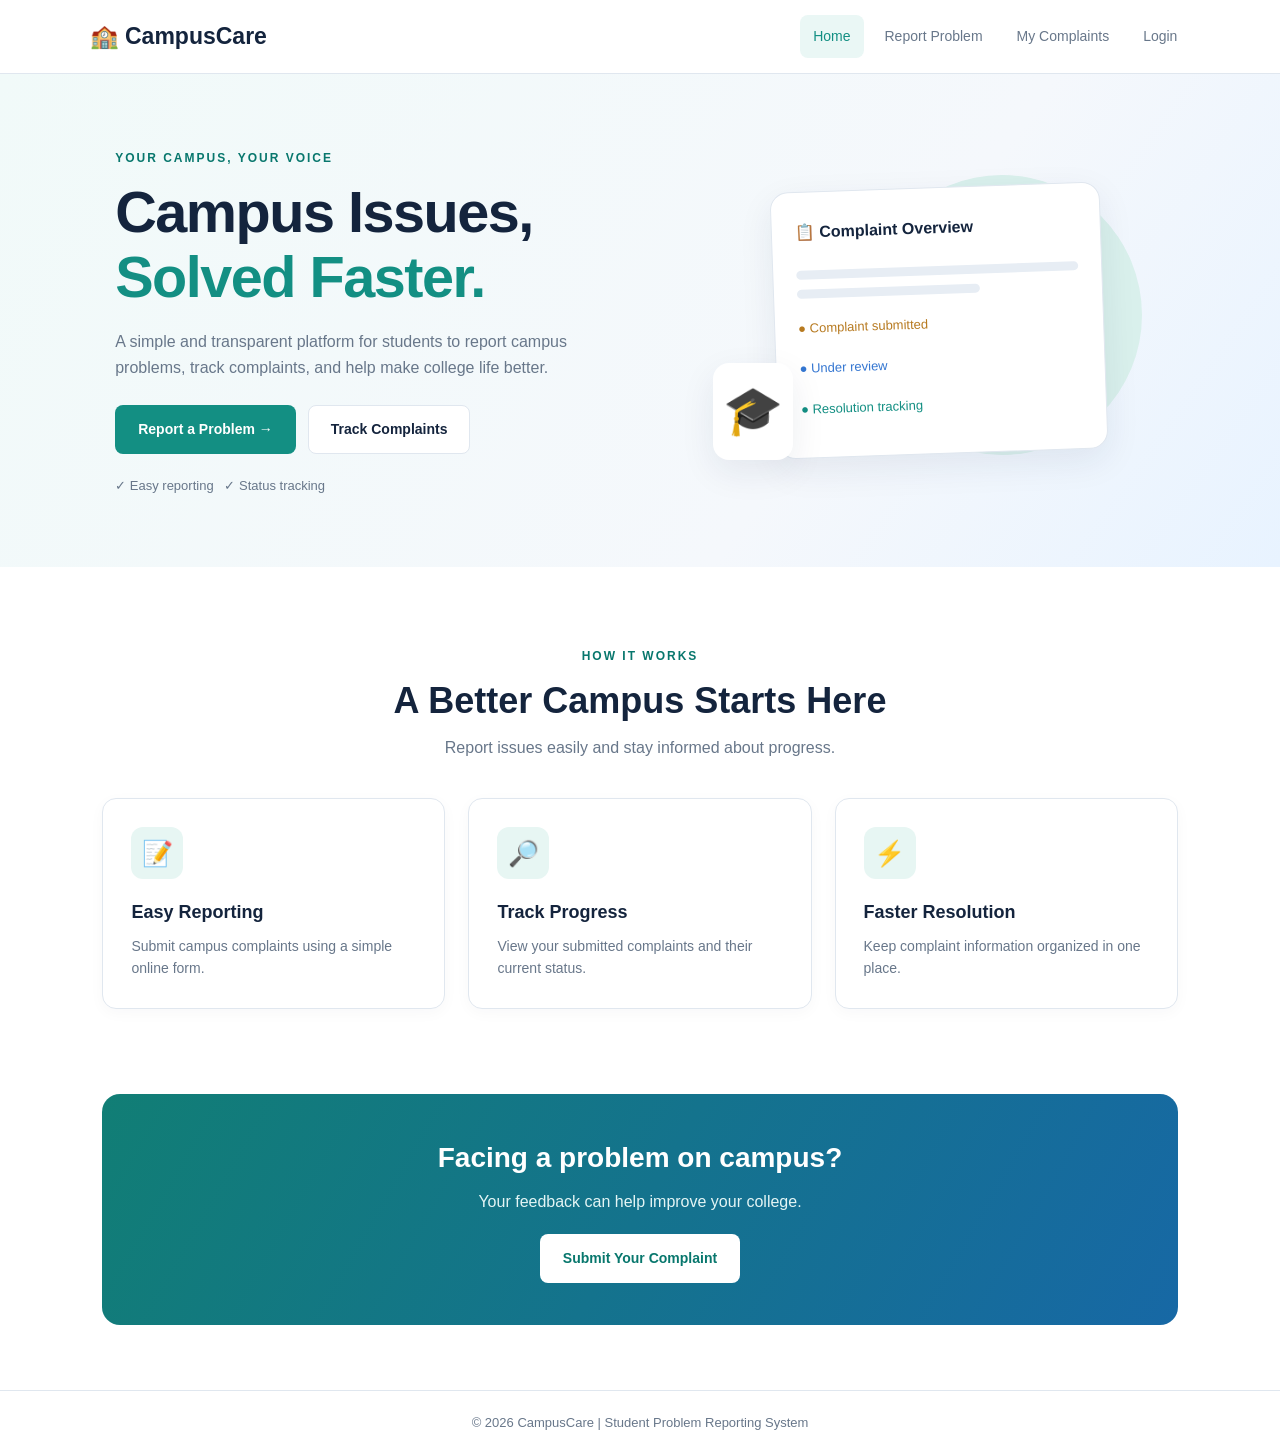
<file: index.html>
<!DOCTYPE html>
<html lang="en">
<head>
  <meta charset="UTF-8">
  <meta name="viewport" content="width=device-width, initial-scale=1.0">
  <title>Student Problem Reporting System</title>
  <link rel="stylesheet" href="style.css">
</head>
<body>

<header class="navbar">
  <a class="logo" href="index.html">🏫 CampusCare</a>
  <button class="menu-toggle" id="menuToggle" aria-label="Toggle navigation">☰</button>
  <nav class="nav-links" id="navLinks">
    <a class="active" href="index.html">Home</a>
    <a href="report.html">Report Problem</a>
    <a href="complaints.html">My Complaints</a>
    
    <a href="login.html">Login</a>
  </nav>
</header>

<main>
  <section class="hero">
    <div class="hero-content">
      <span class="eyebrow">YOUR CAMPUS, YOUR VOICE</span>
      <h1>Campus Issues,<br><span>Solved Faster.</span></h1>
      <p>
        A simple and transparent platform for students to report
        campus problems, track complaints, and help make college life better.
      </p>
      <div class="hero-buttons">
        <a class="btn btn-primary" href="report.html">Report a Problem →</a>
        <a class="btn btn-outline" href="complaints.html">Track Complaints</a>
      </div>
      <div class="hero-note">✓ Easy reporting &nbsp; ✓ Status tracking</div>
    </div>

    <div class="hero-art">
      <div class="art-icon">🎓</div>
      <div class="art-card">
        <div class="art-top">📋 Complaint Overview</div>
        <div class="art-line"></div>
        <div class="art-line short"></div>
        <div class="art-status">● Complaint submitted</div>
        <div class="art-status blue">● Under review</div>
        <div class="art-status green">● Resolution tracking</div>
      </div>
      <div class="art-circle"></div>
    </div>
  </section>

  <section class="features section">
    <div class="section-heading">
      <span class="eyebrow">HOW IT WORKS</span>
      <h2>A Better Campus Starts Here</h2>
      <p>Report issues easily and stay informed about progress.</p>
    </div>

    <div class="feature-grid">
      <article class="feature-card">
        <div class="feature-icon">📝</div>
        <h3>Easy Reporting</h3>
        <p>Submit campus complaints using a simple online form.</p>
      </article>
      <article class="feature-card">
        <div class="feature-icon">🔎</div>
        <h3>Track Progress</h3>
        <p>View your submitted complaints and their current status.</p>
      </article>
      <article class="feature-card">
        <div class="feature-icon">⚡</div>
        <h3>Faster Resolution</h3>
        <p>Keep complaint information organized in one place.</p>
      </article>
    </div>
  </section>

  <section class="cta">
    <h2>Facing a problem on campus?</h2>
    <p>Your feedback can help improve your college.</p>
    <a class="btn btn-light" href="report.html">Submit Your Complaint</a>
  </section>
</main>

<footer class="footer">
  © 2026 CampusCare | Student Problem Reporting System
</footer>

<script src="script.js"></script>
</body>
</html>
</file>
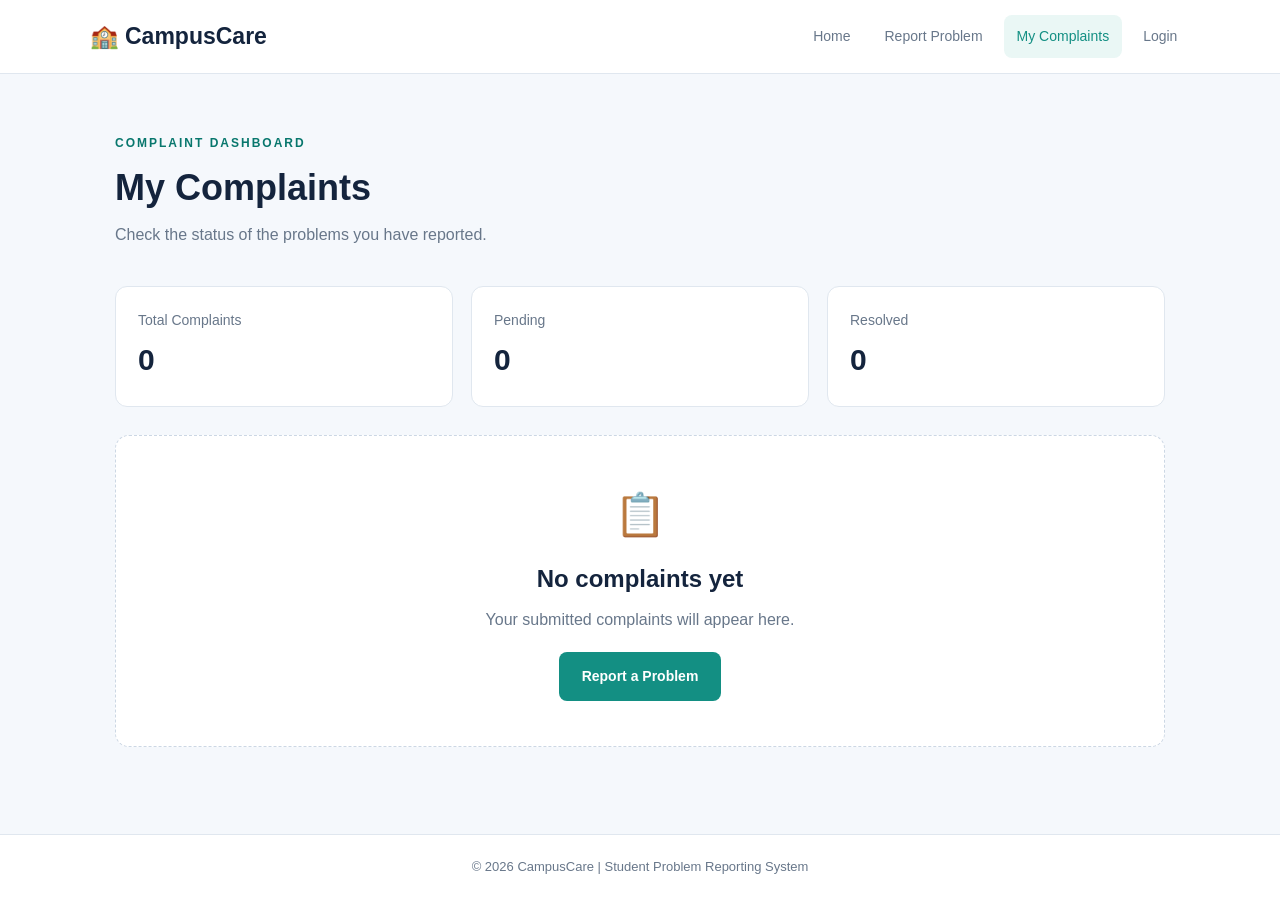
<file: complaints.html>
<!DOCTYPE html>
<html lang="en">
<head>
  <meta charset="UTF-8">
  <meta name="viewport" content="width=device-width, initial-scale=1.0">
  <title>My Complaints | CampusCare</title>
  <link rel="stylesheet" href="style.css">
</head>
<body>

<header class="navbar">
  <a class="logo" href="index.html">🏫 CampusCare</a>
  <button class="menu-toggle" id="menuToggle" aria-label="Toggle navigation">☰</button>
  <nav class="nav-links" id="navLinks">
    <a href="index.html">Home</a>
    <a href="report.html">Report Problem</a>
    <a class="active" href="complaints.html">My Complaints</a>
    <a href="login.html">Login</a>
  </nav>
</header>

<main class="page-section">
  <div class="content-wrap">
    <div class="section-heading left-heading">
      <span class="eyebrow">COMPLAINT DASHBOARD</span>
      <h1>My Complaints</h1>
      <p>Check the status of the problems you have reported.</p>
    </div>

    <div class="stats-grid">
      <div class="stat-card">
        <span>Total Complaints</span>
        <strong id="totalCount">0</strong>
      </div>
      <div class="stat-card">
        <span>Pending</span>
        <strong id="pendingCount">0</strong>
      </div>
      <div class="stat-card">
        <span>Resolved</span>
        <strong id="resolvedCount">0</strong>
      </div>
    </div>

    <div id="complaintsList" class="complaints-list"></div>

    <div id="emptyState" class="empty-state">
      <div class="empty-icon">📋</div>
      <h2>No complaints yet</h2>
      <p>Your submitted complaints will appear here.</p>
      <a class="btn btn-primary" href="report.html">Report a Problem</a>
    </div>
  </div>
</main>

<footer class="footer">
  © 2026 CampusCare | Student Problem Reporting System
</footer>

<script src="script.js"></script>
</body>
</html>
</file>
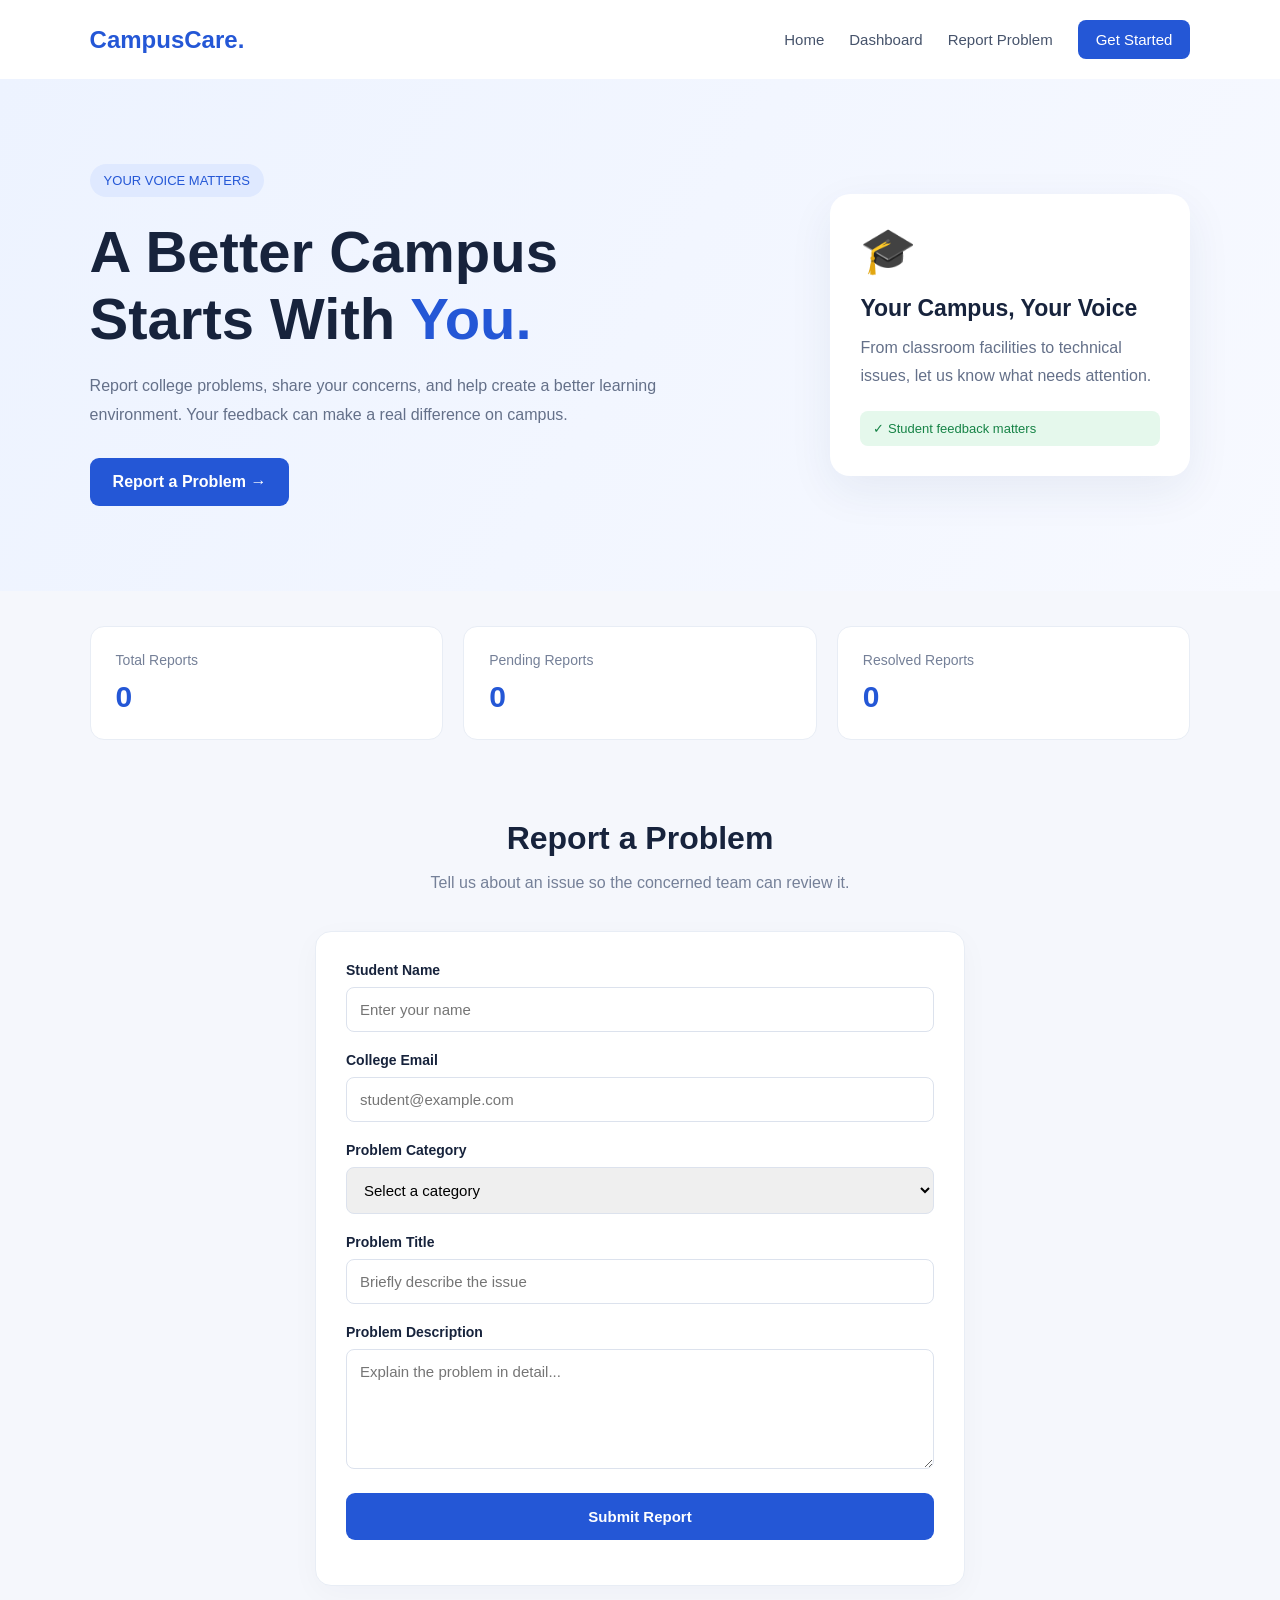
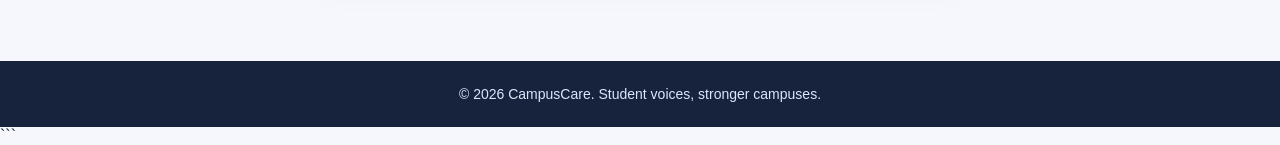
<file: index1.html>
<!DOCTYPE html>
<html lang="en">
<head>
    <meta charset="UTF-8">
    <meta name="viewport" content="width=device-width, initial-scale=1.0">
    <title>CampusCare | Student Problem Reporting</title>

    <style>
        * {
            margin: 0;
            padding: 0;
            box-sizing: border-box;
            font-family: Arial, sans-serif;
        }

        html {
            scroll-behavior: smooth;
        }

        body {
            background: #f5f7fc;
            color: #17233c;
        }

        /* Navbar */
        .navbar {
            display: flex;
            justify-content: space-between;
            align-items: center;
            padding: 20px 7%;
            background: white;
            box-shadow: 0 2px 15px #14213d12;
        }

        .logo {
            font-size: 24px;
            font-weight: bold;
            color: #2457d6;
        }

        .nav-links {
            display: flex;
            align-items: center;
            gap: 25px;
        }

        .nav-links a {
            text-decoration: none;
            color: #46536b;
            font-size: 15px;
        }

        .nav-links a:hover {
            color: #2457d6;
        }

        .nav-button {
            background: #2457d6;
            color: white !important;
            padding: 11px 18px;
            border-radius: 8px;
        }

        /* Hero section */
        .hero {
            padding: 85px 7%;
            display: flex;
            align-items: center;
            justify-content: space-between;
            gap: 45px;
            background: linear-gradient(120deg, #edf3ff, #f7f9ff);
        }

        .hero-content {
            max-width: 600px;
        }

        .tag {
            display: inline-block;
            color: #2457d6;
            background: #dfe9ff;
            padding: 9px 14px;
            border-radius: 25px;
            font-size: 13px;
            margin-bottom: 22px;
        }

        .hero h1 {
            font-size: clamp(36px, 5vw, 58px);
            line-height: 1.15;
            margin-bottom: 20px;
        }

        .hero h1 span {
            color: #2457d6;
        }

        .hero p {
            color: #647089;
            line-height: 1.8;
            font-size: 16px;
            margin-bottom: 28px;
        }

        .primary-button {
            display: inline-block;
            background: #2457d6;
            color: white;
            text-decoration: none;
            padding: 15px 23px;
            border-radius: 9px;
            font-weight: bold;
            border: none;
            cursor: pointer;
        }

        .primary-button:hover {
            background: #1744b5;
        }

        .hero-card {
            min-width: 280px;
            max-width: 360px;
            width: 100%;
            padding: 30px;
            border-radius: 20px;
            background: white;
            box-shadow: 0 15px 45px #1a326012;
        }

        .hero-icon {
            font-size: 45px;
            margin-bottom: 18px;
        }

        .hero-card h2 {
            margin-bottom: 12px;
            font-size: 23px;
        }

        .hero-card p {
            margin-bottom: 20px;
        }

        .status {
            background: #e5f8ec;
            color: #168346;
            padding: 10px 13px;
            border-radius: 8px;
            font-size: 13px;
        }

        /* Statistics */
        .stats {
            padding: 35px 7%;
            display: grid;
            grid-template-columns: repeat(3, 1fr);
            gap: 20px;
        }

        .stat-card {
            background: white;
            padding: 25px;
            border-radius: 14px;
            border: 1px solid #e8edf5;
        }

        .stat-card p {
            color: #758098;
            font-size: 14px;
            margin-bottom: 12px;
        }

        .stat-card h2 {
            color: #2457d6;
            font-size: 30px;
        }

        /* Complaint section */
        .section {
            padding: 45px 7% 75px;
        }

        .section-heading {
            text-align: center;
            margin-bottom: 35px;
        }

        .section-heading h2 {
            font-size: 32px;
            margin-bottom: 12px;
        }

        .section-heading p {
            color: #758098;
            line-height: 1.7;
        }

        .complaint-box {
            max-width: 650px;
            margin: auto;
            background: white;
            padding: 30px;
            border: 1px solid #e8edf5;
            border-radius: 16px;
            box-shadow: 0 8px 30px #14213d08;
        }

        .form-group {
            margin-bottom: 20px;
        }

        .form-group label {
            display: block;
            font-weight: bold;
            font-size: 14px;
            margin-bottom: 9px;
        }

        .form-group input,
        .form-group select,
        .form-group textarea {
            width: 100%;
            padding: 13px;
            border: 1px solid #dce2ed;
            border-radius: 8px;
            font-size: 15px;
            outline: none;
        }

        .form-group input:focus,
        .form-group select:focus,
        .form-group textarea:focus {
            border-color: #2457d6;
        }

        .form-group textarea {
            min-height: 120px;
            resize: vertical;
        }

        .complaint-box .primary-button {
            width: 100%;
            font-size: 15px;
        }

        .message {
            margin-top: 15px;
            line-height: 1.6;
            font-size: 14px;
        }

        /* Footer */
        footer {
            text-align: center;
            padding: 25px;
            background: #17233c;
            color: #dce5fa;
            font-size: 14px;
        }

        /* Mobile responsive design */
        @media (max-width: 768px) {
            .navbar {
                padding: 18px 5%;
                flex-wrap: wrap;
                gap: 18px;
            }

            .nav-links {
                gap: 14px;
                flex-wrap: wrap;
            }

            .hero {
                padding: 55px 5%;
                flex-direction: column;
                align-items: stretch;
            }

            .hero-card {
                max-width: none;
            }

            .stats {
                padding: 25px 5%;
                grid-template-columns: 1fr;
            }

            .section {
                padding: 40px 5% 55px;
            }

            .section-heading h2 {
                font-size: 27px;
            }

            .complaint-box {
                padding: 22px;
            }
        }

        @media (max-width: 400px) {
            .navbar {
                flex-direction: column;
                align-items: flex-start;
            }

            .nav-links {
                gap: 12px;
            }

            .nav-links a {
                font-size: 13px;
            }
        }
    </style>
</head>

<body>

    <!-- Navigation bar -->
    <header class="navbar">
        <div class="logo">CampusCare.</div>

        <nav class="nav-links">
            <a href="#home">Home</a>
            <a href="#statistics">Dashboard</a>
            <a href="#report">Report Problem</a>
            <a href="#report" class="nav-button">Get Started</a>
        </nav>
    </header>

    <!-- Homepage hero section -->
    <main>
        <section class="hero" id="home">
            <div class="hero-content">
                <span class="tag">YOUR VOICE MATTERS</span>

                <h1>
                    A Better Campus<br>
                    Starts With <span>You.</span>
                </h1>

                <p>
                    Report college problems, share your concerns, and help
                    create a better learning environment. Your feedback can
                    make a real difference on campus.
                </p>

                <a href="#report" class="primary-button">
                    Report a Problem &rarr;
                </a>
            </div>

            <div class="hero-card">
                <div class="hero-icon">🎓</div>
                <h2>Your Campus, Your Voice</h2>
                <p>
                    From classroom facilities to technical issues,
                    let us know what needs attention.
                </p>
                <div class="status">✓ Student feedback matters</div>
            </div>
        </section>

        <!-- Dashboard statistics -->
        <section class="stats" id="statistics">
            <div class="stat-card">
                <p>Total Reports</p>
                <h2 id="totalReports">0</h2>
            </div>

            <div class="stat-card">
                <p>Pending Reports</p>
                <h2 id="pendingReports">0</h2>
            </div>

            <div class="stat-card">
                <p>Resolved Reports</p>
                <h2 id="resolvedReports">0</h2>
            </div>
        </section>

        <!-- Complaint form -->
        <section class="section" id="report">
            <div class="section-heading">
                <h2>Report a Problem</h2>
                <p>
                    Tell us about an issue so the concerned team can
                    review it.
                </p>
            </div>
            <!-- new section class added -->

            

            <form class="complaint-box" id="complaintForm">
                <div class="form-group">
                    <label for="studentName">Student Name</label>
                    <input
                        type="text"
                        id="studentName"
                        placeholder="Enter your name"
                        required
                    >
                </div>

                <div class="form-group">
                    <label for="studentEmail">College Email</label>
                    <input
                        type="email"
                        id="studentEmail"
                        placeholder="student@example.com"
                        required
                    >
                </div>

                <div class="form-group">
                    <label for="category">Problem Category</label>
                    <select id="category" required>
                        <option value="">Select a category</option>
                        <option value="Classroom">Classroom</option>
                        <option value="Technology">Technology / Wi-Fi</option>
                        <option value="Library">Library</option>
                        <option value="Hostel">Hostel</option>
                        <option value="Cleanliness">Cleanliness</option>
                        <option value="Other">Other</option>
                    </select>
                </div>

                <div class="form-group">
                    <label for="problemTitle">Problem Title</label>
                    <input
                        type="text"
                        id="problemTitle"
                        placeholder="Briefly describe the issue"
                        required
                    >
                </div>

                <div class="form-group">
                    <label for="description">Problem Description</label>
                    <textarea
                        id="description"
                        placeholder="Explain the problem in detail..."
                        required
                    ></textarea>
                </div>

                <button type="submit" class="primary-button">
                    Submit Report
                </button>

                <p id="formMessage" class="message" aria-live="polite"></p>
            </form>
        </section>
    </main>

    <footer>
        <p>&copy; 2026 CampusCare. Student voices, stronger campuses.</p>
    </footer>

    <script>
        // Demo statistics: abhi database se connected nahi hain
        let total = 0;
        let pending = 0;
        let resolved = 0;

        // Form ko select karna
        const complaintForm = document.getElementById("complaintForm");
        const formMessage = document.getElementById("formMessage");

        // Submit button click hone par
        complaintForm.addEventListener("submit", function (event) {
            // Page reload hone se rokna
            event.preventDefault();

            // Form ki values lena
            const studentName =
                document.getElementById("studentName").value.trim();

            const studentEmail =
                document.getElementById("studentEmail").value.trim();

            const category =
                document.getElementById("category").value;

            const problemTitle =
                document.getElementById("problemTitle").value.trim();

            const description =
                document.getElementById("description").value.trim();

            // Extra validation
            if (
                !studentName ||
                !studentEmail ||
                !category ||
                !problemTitle ||
                !description
            ) {
                formMessage.style.color = "#c62828";
                formMessage.textContent =
                    "Please fill in all the fields.";
                return;
            }

            // Demo mode: abhi report sirf is page par count hoti hai
            total++;
            pending++;

            document.getElementById("totalReports").textContent = total;
            document.getElementById("pendingReports").textContent = pending;
            document.getElementById("resolvedReports").textContent = resolved;

            formMessage.style.color = "#168346";
            formMessage.textContent =
                "Thank you, " + studentName +
                "! Your demo report was accepted. " +
                "Database saving will be added in a later step.";

            // Form ko saaf karna
            complaintForm.reset();
        });
    </script>

</body>
</html>
```
</file>
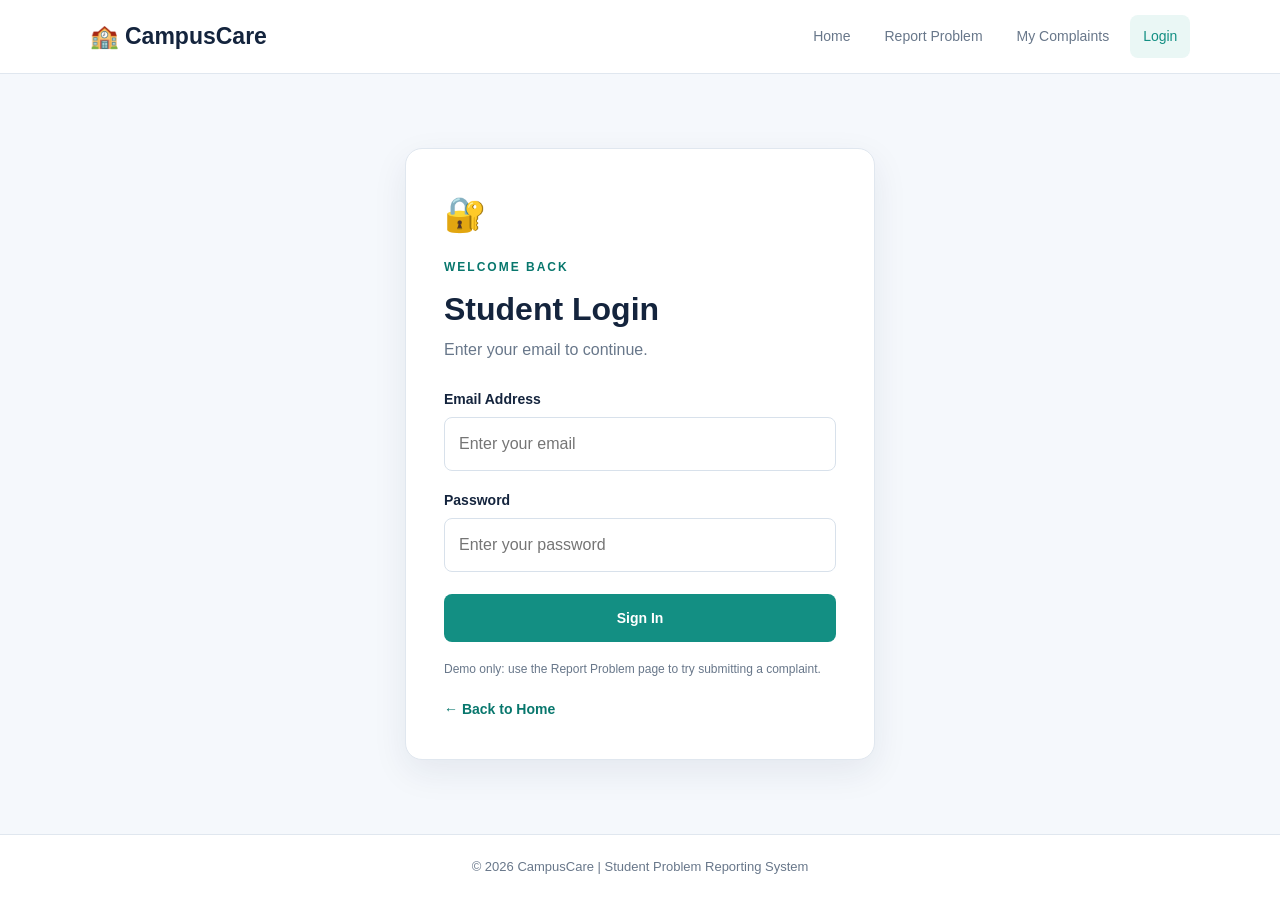
<file: login.html>
<!DOCTYPE html>
<html lang="en">
<head>
  <meta charset="UTF-8">
  <meta name="viewport" content="width=device-width, initial-scale=1.0">
  <title>Login | CampusCare</title>
  <link rel="stylesheet" href="style.css">
</head>
<body>

<header class="navbar">
  <a class="logo" href="index.html">🏫 CampusCare</a>
  <button class="menu-toggle" id="menuToggle" aria-label="Toggle navigation">☰</button>
  <nav class="nav-links" id="navLinks">
    <a href="index.html">Home</a>
    <a href="report.html">Report Problem</a>
    <a href="complaints.html">My Complaints</a>
    <a class="active" href="login.html">Login</a>
  </nav>
</header>

<main class="page-section login-section">
  <div class="form-card login-card">
    <div class="login-icon">🔐</div>
    <span class="eyebrow">WELCOME BACK</span>
    <h1>Student Login</h1>
    <p class="muted">Enter your email to continue.</p>

    <form id="loginForm">
      <label for="loginEmail">Email Address</label>
      <input type="email" id="loginEmail"
             placeholder="Enter your email" required>

      <label for="loginPassword">Password</label>
      <input type="password" id="loginPassword"
             placeholder="Enter your password" required>

      <button type="submit" class="btn btn-primary full-width">
        Sign In
      </button>
      <p id="loginMessage" class="form-message" role="status"></p>
    </form>

    <p class="small-note">
      Demo only: use the Report Problem page to try submitting a complaint.
    </p>
    <a class="back-link" href="index.html">← Back to Home</a>
  </div>
</main>

<footer class="footer">
  © 2026 CampusCare | Student Problem Reporting System
</footer>

<script src="script.js"></script>
</body>
</html>
</file>
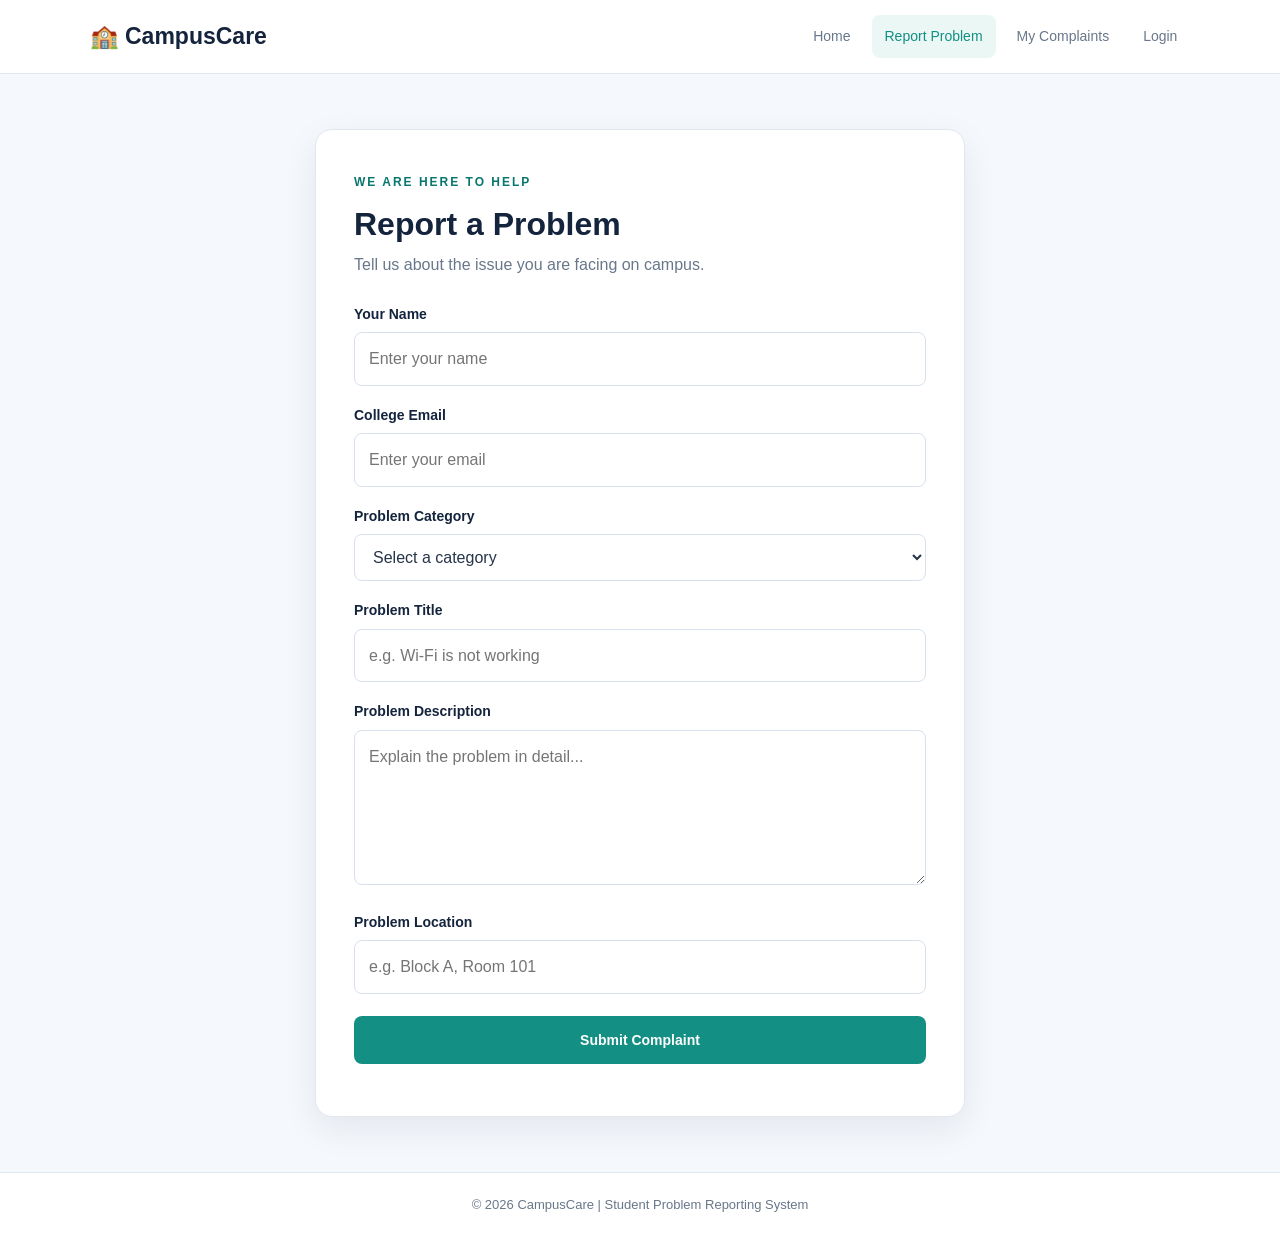
<file: report.html>
<!DOCTYPE html>
<html lang="en">
<head>
  <meta charset="UTF-8">
  <meta name="viewport" content="width=device-width, initial-scale=1.0">
  <title>Report a Problem | CampusCare</title>
  <link rel="stylesheet" href="style.css">
</head>
<body>

<header class="navbar">
  <a class="logo" href="index.html">🏫 CampusCare</a>
  <button class="menu-toggle" id="menuToggle" aria-label="Toggle navigation">☰</button>
  <nav class="nav-links" id="navLinks">
    <a href="index.html">Home</a>
    <a class="active" href="report.html">Report Problem</a>
    <a href="complaints.html">My Complaints</a>
    <a href="login.html">Login</a>
  </nav>
</header>

<main class="page-section">
  <div class="form-card">
    <span class="eyebrow">WE ARE HERE TO HELP</span>
    <h1>Report a Problem</h1>
    <p class="muted">Tell us about the issue you are facing on campus.</p>

    <form id="reportForm">
      <label for="studentName">Your Name</label>
      <input type="text" id="studentName" placeholder="Enter your name" required>

      <label for="studentEmail">College Email</label>
      <input type="email" id="studentEmail" placeholder="Enter your email" required>

      <label for="category">Problem Category</label>
      <select id="category" required>
        <option value="">Select a category</option>
        <option>Classroom</option>
        <option>Electricity</option>
        <option>Wi-Fi / Internet</option>
        <option>Hostel</option>
        <option>Library</option>
        <option>Cleanliness</option>
        <option>Water Supply</option>
        <option>Other</option>
      </select>

      <label for="problemTitle">Problem Title</label>
      <input type="text" id="problemTitle"
             placeholder="e.g. Wi-Fi is not working" required>

      <label for="problemDetails">Problem Description</label>
      <textarea id="problemDetails" rows="5"
                placeholder="Explain the problem in detail..." required></textarea>

      <label for="location">Problem Location</label>
      <input type="text" id="location"
             placeholder="e.g. Block A, Room 101" required>

      <button class="btn btn-primary full-width" type="submit">
        Submit Complaint
      </button>
      <p id="formMessage" class="form-message" role="status"></p>
    </form>
  </div>
</main>

<footer class="footer">
  © 2026 CampusCare | Student Problem Reporting System
</footer>

<script src="script.js"></script>
</body>
</html>
</file>
<file: style.css>
/* ===== Basic Setup ===== */
* {
  margin: 0;
  padding: 0;
  box-sizing: border-box;
}

:root {
  --primary: #138f83;
  --primary-dark: #08776d;
  --navy: #14243d;
  --text: #263449;
  --muted: #68778a;
  --background: #f5f8fc;
  --white: #ffffff;
  --border: #e0e7ef;
  --shadow: 0 12px 35px rgba(22, 44, 72, 0.08);
}

html {
  scroll-behavior: smooth;
}

body {
  font-family: Arial, Helvetica, sans-serif;
  color: var(--text);
  background: var(--white);
  line-height: 1.6;
}

a {
  text-decoration: none;
  color: inherit;
}

button,
input,
select,
textarea {
  font: inherit;
}

button,
a {
  -webkit-tap-highlight-color: transparent;
}

/* ===== Navigation Bar ===== */
.navbar {
  min-height: 74px;
  padding: 14px 7%;
  display: flex;
  align-items: center;
  justify-content: space-between;
  gap: 20px;
  background: var(--white);
  border-bottom: 1px solid var(--border);
  position: relative;
  z-index: 10;
}

.logo {
  font-size: 23px;
  font-weight: 800;
  color: var(--navy);
  white-space: nowrap;
}

.nav-links {
  display: flex;
  align-items: center;
  gap: 8px;
}

.nav-links a {
  padding: 10px 13px;
  border-radius: 8px;
  color: var(--muted);
  font-size: 14px;
  transition: 0.25s;
}

.nav-links a:hover,
.nav-links a.active {
  color: var(--primary);
  background: #eaf7f5;
}

.menu-toggle {
  display: none;
  border: 0;
  background: #eaf7f5;
  color: var(--primary-dark);
  padding: 7px 12px;
  border-radius: 8px;
  font-size: 24px;
  cursor: pointer;
}

/* ===== Buttons ===== */
.btn {
  display: inline-flex;
  justify-content: center;
  align-items: center;
  gap: 8px;
  padding: 12px 22px;
  border-radius: 8px;
  font-weight: 600;
  font-size: 14px;
  border: 1px solid transparent;
  cursor: pointer;
  transition: 0.25s;
}

.btn-primary {
  background: var(--primary);
  color: white;
}

.btn-primary:hover {
  background: var(--primary-dark);
  transform: translateY(-1px);
}

.btn-outline {
  background: white;
  border-color: var(--border);
  color: var(--navy);
}

.btn-outline:hover {
  border-color: var(--primary);
  color: var(--primary);
}

.btn-light {
  background: white;
  color: var(--primary-dark);
}

.full-width {
  width: 100%;
}

/* ===== Home Hero ===== */
.hero {
  min-height: 485px;
  padding: 70px 9%;
  display: grid;
  grid-template-columns: 1.1fr 0.9fr;
  align-items: center;
  gap: 45px;
  background: linear-gradient(125deg, #f1faf9, #f5f8fc 65%, #e8f3ff);
  overflow: hidden;
}

.hero-content {
  max-width: 610px;
}

.eyebrow {
  display: inline-block;
  margin-bottom: 12px;
  color: var(--primary-dark);
  font-size: 12px;
  letter-spacing: 2px;
  font-weight: 800;
}

.hero h1 {
  color: var(--navy);
  font-size: clamp(38px, 4.5vw, 58px);
  line-height: 1.12;
  letter-spacing: -1.5px;
  margin-bottom: 20px;
}

.hero h1 span {
  color: var(--primary);
}

.hero-content > p {
  color: var(--muted);
  max-width: 520px;
  margin-bottom: 25px;
  font-size: 16px;
}

.hero-buttons {
  display: flex;
  flex-wrap: wrap;
  gap: 12px;
}

.hero-note {
  margin-top: 22px;
  color: var(--muted);
  font-size: 13px;
}

.hero-art {
  position: relative;
  min-height: 310px;
  display: flex;
  align-items: center;
  justify-content: center;
}

.art-circle {
  position: absolute;
  width: 280px;
  height: 280px;
  border-radius: 50%;
  background: #d9f0ec;
  right: 5%;
  top: 10px;
}

.art-card {
  z-index: 1;
  position: relative;
  width: min(100%, 330px);
  padding: 27px 23px;
  background: white;
  border: 1px solid var(--border);
  border-radius: 18px;
  box-shadow: var(--shadow);
  transform: rotate(-2deg);
}

.art-top {
  font-size: 16px;
  font-weight: 700;
  color: var(--navy);
  margin-bottom: 25px;
}

.art-line {
  height: 9px;
  width: 100%;
  border-radius: 10px;
  background: #e7edf4;
  margin: 10px 0;
}

.art-line.short {
  width: 65%;
}

.art-status {
  padding: 10px 0;
  color: #b77a20;
  font-size: 13px;
}

.art-status.blue {
  color: #3476d1;
}

.art-status.green {
  color: var(--primary);
}

.art-icon {
  position: absolute;
  z-index: 2;
  bottom: 15px;
  left: 0;
  font-size: 48px;
  background: white;
  padding: 10px;
  border-radius: 16px;
  box-shadow: var(--shadow);
}

/* ===== Features ===== */
.section {
  padding: 75px 8%;
}

.section-heading {
  text-align: center;
  margin-bottom: 38px;
}

.section-heading h1,
.section-heading h2 {
  color: var(--navy);
  font-size: clamp(27px, 3vw, 36px);
  line-height: 1.3;
  margin-bottom: 10px;
}

.section-heading p {
  color: var(--muted);
}

.feature-grid {
  display: grid;
  grid-template-columns: repeat(3, minmax(0, 1fr));
  gap: 23px;
}

.feature-card {
  padding: 28px;
  border: 1px solid var(--border);
  border-radius: 14px;
  background: white;
  box-shadow: 0 4px 15px rgba(22, 44, 72, 0.03);
  transition: 0.25s;
}

.feature-card:hover {
  transform: translateY(-5px);
  box-shadow: var(--shadow);
}

.feature-icon {
  width: 52px;
  height: 52px;
  display: grid;
  place-items: center;
  background: #e7f6f3;
  border-radius: 12px;
  font-size: 25px;
  margin-bottom: 19px;
}

.feature-card h3 {
  color: var(--navy);
  margin-bottom: 8px;
  font-size: 18px;
}

.feature-card p {
  color: var(--muted);
  font-size: 14px;
}

/* ===== Call to Action ===== */
.cta {
  margin: 10px 8% 65px;
  padding: 42px 20px;
  text-align: center;
  border-radius: 18px;
  color: white;
  background: linear-gradient(120deg, #117e75, #1768a5);
}

.cta h2 {
  font-size: 28px;
  margin-bottom: 8px;
}

.cta p {
  margin-bottom: 20px;
  color: #e4f5f5;
}

/* ===== Form Pages ===== */
.page-section {
  min-height: calc(100vh - 140px);
  padding: 55px 7%;
  background: var(--background);
}

.form-card {
  width: 100%;
  max-width: 650px;
  margin: 0 auto;
  padding: 38px;
  background: white;
  border: 1px solid var(--border);
  border-radius: 17px;
  box-shadow: var(--shadow);
}

.form-card h1 {
  font-size: 32px;
  line-height: 1.25;
  color: var(--navy);
  margin-bottom: 8px;
}

.muted {
  color: var(--muted);
  margin-bottom: 25px;
}

form label {
  display: block;
  font-size: 14px;
  font-weight: 700;
  color: var(--navy);
  margin: 18px 0 7px;
}

form input,
form select,
form textarea {
  width: 100%;
  min-width: 0;
  padding: 13px 14px;
  border: 1px solid #d8e1eb;
  border-radius: 8px;
  background: white;
  color: var(--text);
  outline: none;
  transition: border-color 0.2s, box-shadow 0.2s;
}

form input:focus,
form select:focus,
form textarea:focus {
  border-color: var(--primary);
  box-shadow: 0 0 0 3px rgba(19, 143, 131, 0.12);
}

form textarea {
  resize: vertical;
  min-height: 120px;
}

form button {
  margin-top: 22px;
}

.form-message {
  margin-top: 14px;
  font-size: 14px;
  font-weight: 600;
}

.form-message.success {
  color: #08776d;
}

.form-message.error {
  color: #c0392b;
}

/* ===== Complaints Dashboard ===== */
.content-wrap {
  max-width: 1050px;
  margin: 0 auto;
}

.left-heading {
  text-align: left;
}

.stats-grid {
  display: grid;
  grid-template-columns: repeat(3, minmax(0, 1fr));
  gap: 18px;
  margin: 28px 0;
}

.stat-card {
  background: white;
  padding: 22px;
  border: 1px solid var(--border);
  border-radius: 12px;
}

.stat-card span {
  color: var(--muted);
  display: block;
  font-size: 14px;
}

.stat-card strong {
  display: block;
  color: var(--navy);
  font-size: 30px;
  margin-top: 5px;
}

.complaints-list {
  display: grid;
  gap: 17px;
}

.complaint-card {
  background: white;
  border: 1px solid var(--border);
  border-radius: 12px;
  padding: 23px;
  overflow-wrap: anywhere;
}

.complaint-top {
  display: flex;
  justify-content: space-between;
  align-items: flex-start;
  gap: 15px;
}

.complaint-card h3 {
  color: var(--navy);
  font-size: 19px;
  margin-bottom: 5px;
}

.complaint-meta {
  font-size: 13px;
  color: var(--muted);
  margin-bottom: 10px;
}

.complaint-description {
  margin: 12px 0;
  white-space: pre-wrap;
  overflow-wrap: anywhere;
}

.status {
  display: inline-block;
  flex-shrink: 0;
  padding: 5px 10px;
  border-radius: 20px;
  font-size: 12px;
  font-weight: 700;
  background: #fff3d8;
  color: #956313;
}

.status.resolved {
  color: #08776d;
  background: #e2f7ef;
}

.status.in-progress {
  color: #245db2;
  background: #e7f0ff;
}

.complaint-id {
  display: inline-block;
  padding: 5px 9px;
  border-radius: 5px;
  background: #f0f3f7;
  color: #536174;
  font-size: 12px;
}

.empty-state {
  padding: 45px 20px;
  text-align: center;
  background: white;
  border: 1px dashed #ccd7e4;
  border-radius: 14px;
}

.empty-icon {
  font-size: 42px;
  margin-bottom: 12px;
}

.empty-state h2 {
  color: var(--navy);
  margin-bottom: 8px;
}

.empty-state p {
  color: var(--muted);
  margin-bottom: 20px;
}

/* ===== Login ===== */
.login-section {
  display: flex;
  align-items: center;
  justify-content: center;
}

.login-card {
  max-width: 470px;
}

.login-icon {
  font-size: 34px;
  margin-bottom: 12px;
}

.small-note {
  color: var(--muted);
  font-size: 12px;
  margin-top: 18px;
}

.back-link {
  display: inline-block;
  margin-top: 18px;
  color: var(--primary-dark);
  font-weight: 600;
  font-size: 14px;
}

/* ===== Footer ===== */
.footer {
  text-align: center;
  padding: 22px 15px;
  background: white;
  color: var(--muted);
  border-top: 1px solid var(--border);
  font-size: 13px;
}

/* ===== Mobile Responsive ===== */
@media (max-width: 800px) {
  .navbar {
    padding: 13px 5%;
    flex-wrap: wrap;
  }

  .menu-toggle {
    display: block;
  }

  .nav-links {
    display: none;
    width: 100%;
    flex-direction: column;
    align-items: stretch;
    gap: 4px;
    padding: 8px 0;
  }

  .nav-links.open {
    display: flex;
  }

  .nav-links a {
    padding: 12px;
  }

  .hero {
    grid-template-columns: 1fr;
    padding: 55px 7%;
    gap: 25px;
  }

  .hero-art {
    min-height: 280px;
  }

  .art-card {
    max-width: 310px;
  }

  .feature-grid {
    grid-template-columns: 1fr;
  }

  .section {
    padding: 55px 7%;
  }

  .cta {
    margin: 0 5% 45px;
  }
}

@media (max-width: 520px) {
  .logo {
    font-size: 20px;
  }

  .hero {
    padding: 42px 6%;
  }

  .hero h1 {
    font-size: 39px;
  }

  .hero-buttons {
    flex-direction: column;
  }

  .hero-buttons .btn {
    width: 100%;
  }

  .hero-art {
    min-height: 245px;
  }

  .art-circle {
    width: 220px;
    height: 220px;
  }

  .art-icon {
    font-size: 32px;
  }

  .form-card {
    padding: 23px 18px;
  }

  .form-card h1 {
    font-size: 27px;
  }

  .page-section {
    padding: 30px 5%;
  }

  .stats-grid {
    grid-template-columns: 1fr;
    gap: 10px;
  }

  .stat-card {
    padding: 15px 18px;
  }

  .stat-card strong {
    font-size: 25px;
  }

  .complaint-top {
    flex-direction: column;
  }

  .cta h2 {
    font-size: 24px;
  }
}
</file>
